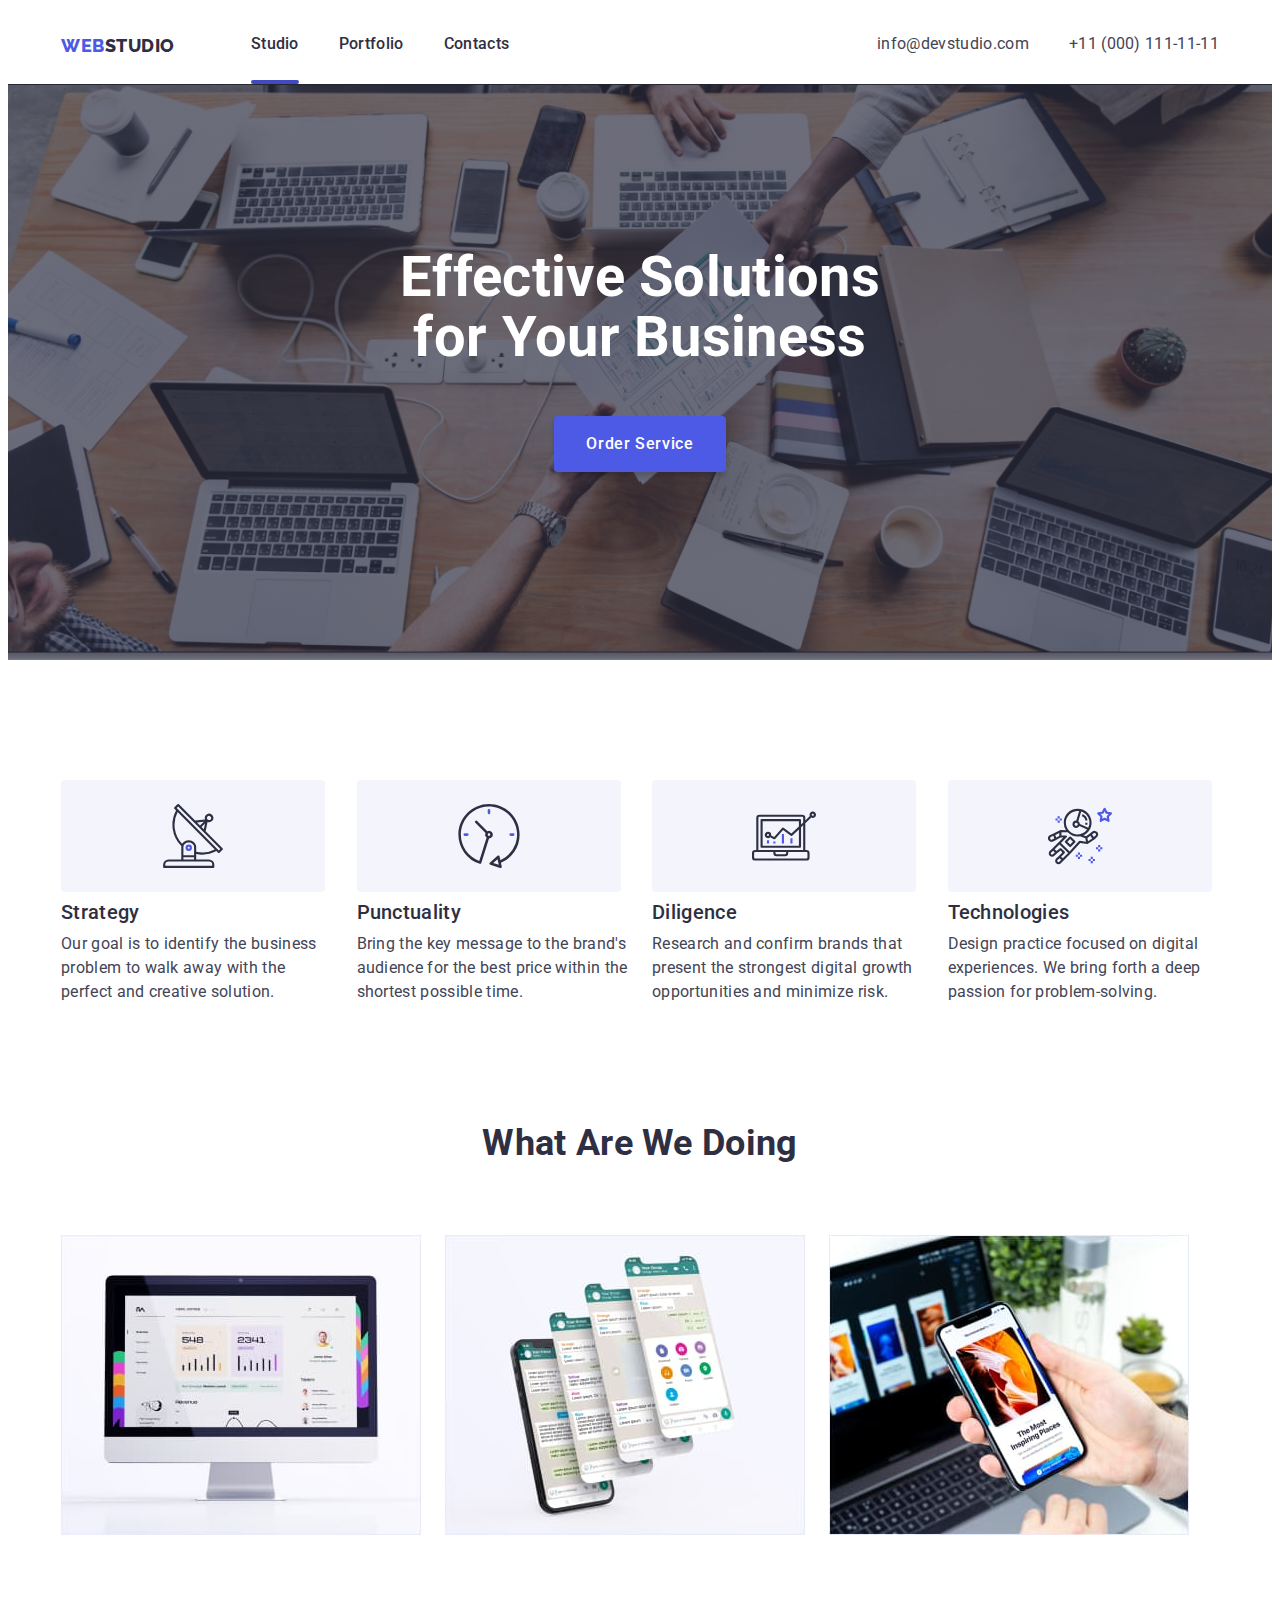
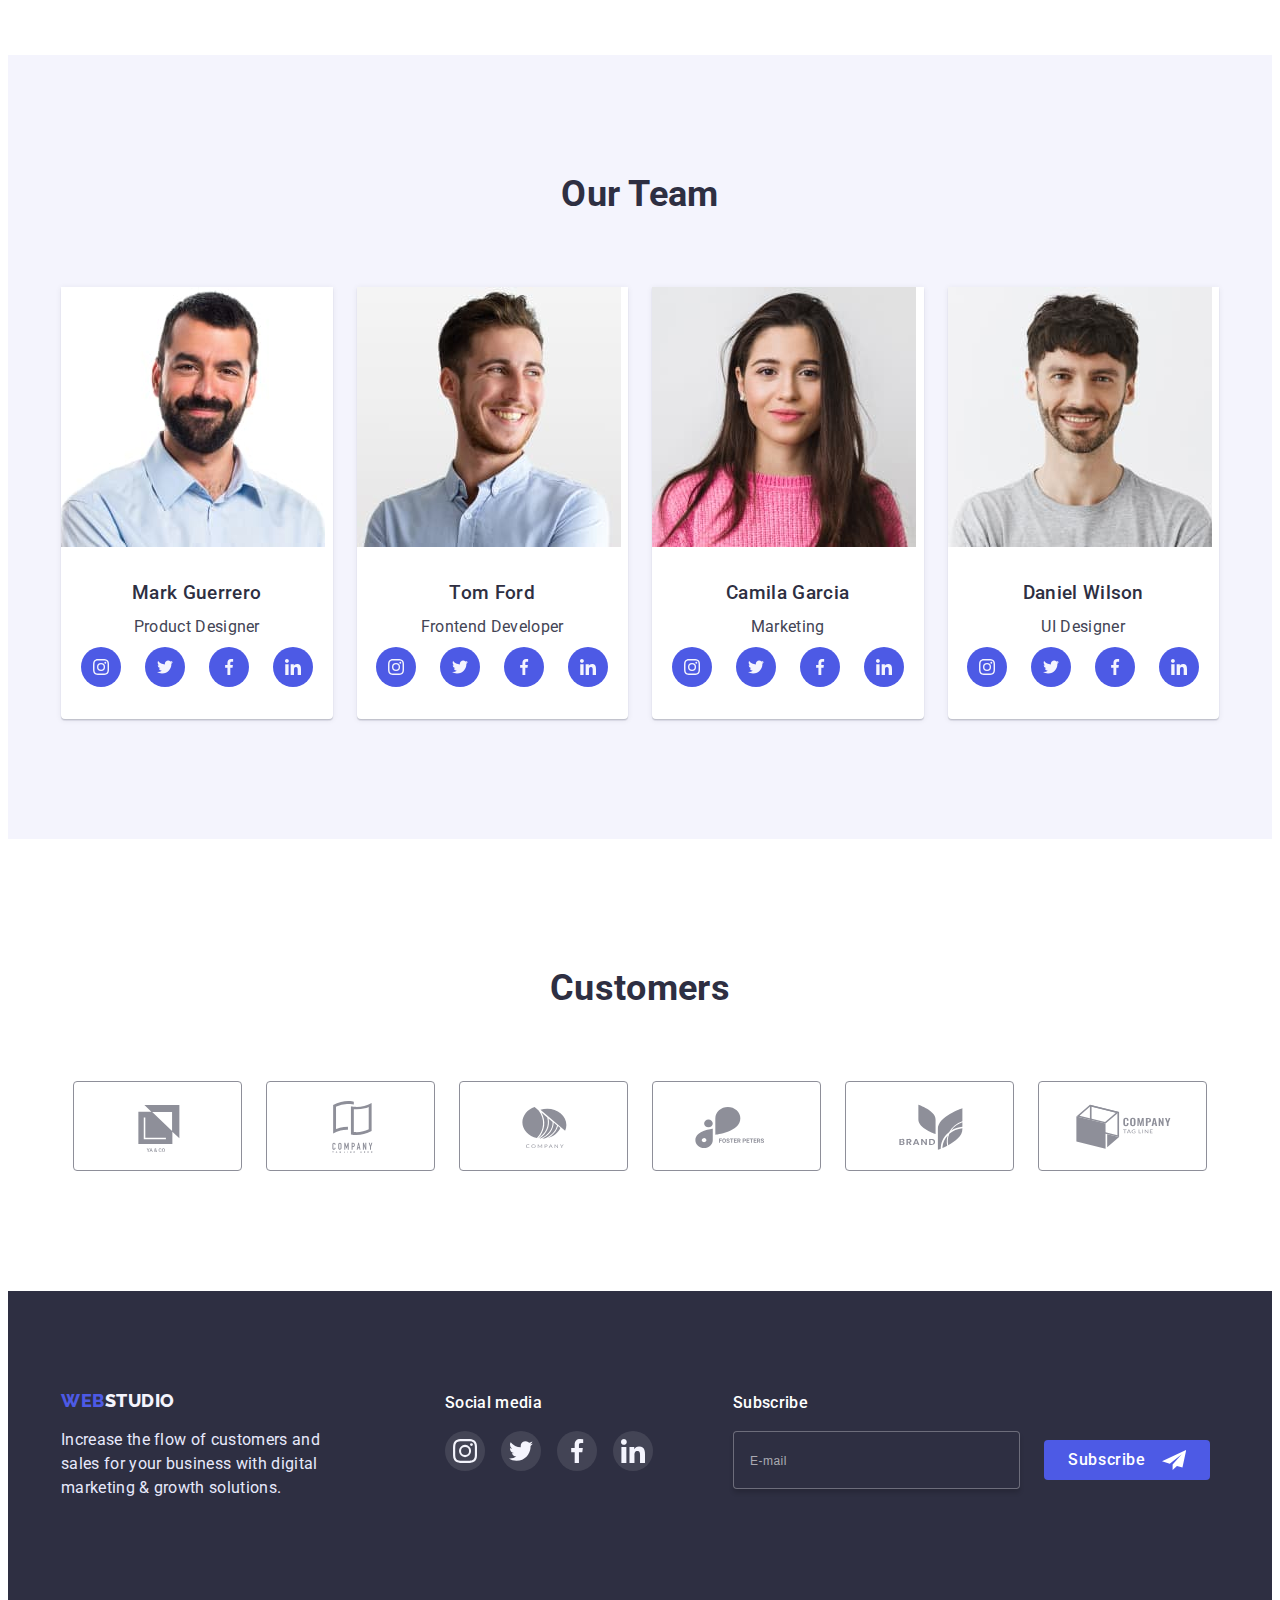
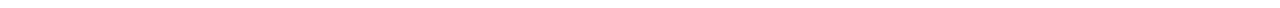
<file: index.html>
<!DOCTYPE html>
<html lang="en">
  <head>
    <meta charset="UTF-8" />
    <meta http-equiv="X-UA-Compatible" content="IE=edge" />
    <meta name="viewport" content="width=device-width, initial-scale=1.0" />
    <title>WebStudio</title>
    <link rel="preconnect" href="https://fonts.googleapis.com" />
    <link rel="preconnect" href="https://fonts.gstatic.com" crossorigin />
    <link
      href="https://fonts.googleapis.com/css2?family=Raleway:wght@800&family=Roboto:wght@400;500;700&display=swap"
      rel="stylesheet"
    />
    <link
      rel="stylesheet"
      href="https://cdnjs.cloudflare.com/ajax/libs/modern-normalize/1.1.0/modern-normalize.min.css"
      integrity="sha512-wpPYUAdjBVSE4KJnH1VR1HeZfpl1ub8YT/NKx4PuQ5NmX2tKuGu6U/JRp5y+Y8XG2tV+wKQpNHVUX03MfMFn9Q=="
      crossorigin="anonymous"
      referrer
      policy="no-referrer"
    />
    <link rel="stylesheet" href="./css/styles.css" />
  </head>
  <body>
    <!-- -------------Header----------- -->
    <header class="header-studio">
      <div class="container header-content">
        <nav class="header-nav">
          <a href="./index.html" class="logo-link link">
            <span class="logo">Web</span>Studio</a
          >
          <ul class="header-list list">
            <li class="header-item">
              <a href="./index.html" class="header-link link current">Studio</a>
            </li>
            <li class="header-item">
              <a href="./portfolio.html" class="header-link link">Portfolio</a>
            </li>
            <li class="header-item">
              <a href="" class="header-link link">Contacts</a>
            </li>
          </ul>
        </nav>
        <address class="contacts">
          <ul class="contacts-list list">
            <li class="contacts-item">
              <a
                href="mailto:info@devstudio.com"
                class="contacts-link link mail"
                >info@devstudio.com</a
              >
            </li>
            <li class="contacts-item">
              <a href="tel:+110001111111" class="contacts-link link tel"
                >+11 (000) 111-11-11</a
              >
            </li>
          </ul>
        </address>
      </div>
    </header>
    <!-- -------------/Header---------------------- -->
    <main>
      <!-- ---------------------Hero section-------------->
      <section class="hero">
        <div class="container hero-content">
          <h1 class="hero-title">Effective Solutions for Your Business</h1>
          <button type="button" class="hero-button button" data-modal-open>
            Order Service
          </button>
        </div>
      </section>
      <!-------------------------- /Hero section ------------------>
      <!------------------------- Section Features ---------------->
      <section class="features">
        <div class="container">
          <h2 class="visually-hidden">Webstudio features</h2>
          <ul class="features-list list">
            <li class="features-item">
              <div class="features-rect">
                <svg class="features-icon" width="64" height="64">
                  <use href="./images/symbol-defs.svg#icon-antenna-1"></use>
                </svg>
              </div>
              <h3 class="features-subtitle">Strategy</h3>
              <p class="features-text">
                Our goal is to identify the business problem to walk away with
                the perfect and creative solution.
              </p>
            </li>
            <li class="features-item">
              <div class="features-rect">
                <svg class="features-icon" width="64" height="64">
                  <use href="./images/symbol-defs.svg#icon-clock-1"></use>
                </svg>
              </div>
              <h3 class="features-subtitle">Punctuality</h3>
              <p class="features-text">
                Bring the key message to the brand's audience for the best price
                within the shortest possible time.
              </p>
            </li>
            <li class="features-item">
              <div class="features-rect">
                <svg class="features-icon" width="64" height="64">
                  <use href="./images/symbol-defs.svg#icon-diagram-1"></use>
                </svg>
              </div>
              <h3 class="features-subtitle">Diligence</h3>
              <p class="features-text">
                Research and confirm brands that present the strongest digital
                growth opportunities and minimize risk.
              </p>
            </li>
            <li class="features-item">
              <div class="features-rect">
                <svg class="features-icon" width="64" height="64">
                  <use href="./images/symbol-defs.svg#icon-astronaut-1"></use>
                </svg>
              </div>
              <h3 class="features-subtitle">Technologies</h3>
              <p class="features-text">
                Design practice focused on digital experiences. We bring forth a
                deep passion for problem-solving.
              </p>
            </li>
          </ul>
        </div>
      </section>
      <!-- /Section 1 -->
      <!-- -----------------Section Work  -------------->
      <section class="work">
        <div class="container">
          <h2 class="work-title title">What are we doing</h2>
          <ul class="work-list list">
            <li class="work-item">
              <img
                src="./images/our-work1.jpg"
                alt="Working"
                width="360"
                height="300"
              />
            </li>
            <li class="work-item">
              <img
                src="./images/our-work1-1.jpg"
                alt="Working"
                width="360"
                height="300"
              />
            </li>
            <li class="work-item">
              <img
                src="./images/our-work1-2.jpg"
                alt="Working"
                width="360"
                height="300"
              />
            </li>
          </ul>
        </div>
      </section>
      <!-- /Section2 -->
      <!--------------- Section Our team------------------- -->
      <section class="team">
        <div class="container">
          <h2 class="team-title title">Our Team</h2>
          <ul class="team-list list">
            <li class="team-item">
              <img
                src="./images/our-team-img.jpg"
                alt="Our Product Designer"
                width="264"
                height="260"
              />
              <div class="team-card">
                <h3 class="team-subtitle">Mark Guerrero</h3>
                <p class="team-text">Product Designer</p>
                <ul class="team-social-list list">
                  <li class="team-social-item">
                    <a
                      href=""
                      class="team-social-link link"
                      target="_blank"
                      rel="noopener norefferrer nofollow"
                    >
                      <svg class="team-social-icon" width="16" height="16">
                        <use
                          href="./images/symbol-defs.svg#icon-instagram"
                        ></use>
                      </svg>
                    </a>
                  </li>
                  <li class="team-social-item">
                    <a
                      href=""
                      class="team-social-link link"
                      target="_blank"
                      rel="noopener norefferrer nofollow"
                    >
                      <svg class="team-social-icon" width="16" height="16">
                        <use href="./images/symbol-defs.svg#icon-twitter"></use>
                      </svg>
                    </a>
                  </li>
                  <li class="team-social-item">
                    <a
                      href=""
                      class="team-social-link link"
                      target="_blank"
                      rel="noopener norefferrer nofollow"
                    >
                      <svg class="team-social-icon" width="16" height="16">
                        <use
                          href="./images/symbol-defs.svg#icon-facebook"
                        ></use>
                      </svg>
                    </a>
                  </li>
                  <li class="team-social-item">
                    <a
                      href=""
                      class="team-social-link link"
                      target="_blank"
                      rel="noopener norefferrer nofollow"
                    >
                      <svg class="team-social-icon" width="16" height="16">
                        <use
                          href="./images/symbol-defs.svg#icon-linkedin"
                        ></use>
                      </svg>
                    </a>
                  </li>
                </ul>
              </div>
            </li>
            <li class="team-item">
              <img
                src="./images/our-team-img1.jpg"
                alt="Our Frontend Developer"
                width="264"
                height="260"
              />
              <div class="team-card">
                <h3 class="team-subtitle">Tom Ford</h3>
                <p class="team-text">Frontend Developer</p>
                <ul class="team-social-list list">
                  <li class="team-social-item">
                    <a
                      href=""
                      class="team-social-link link"
                      target="_blank"
                      rel="noopener norefferrer nofollow"
                    >
                      <svg class="team-social-icon" width="16" height="16">
                        <use
                          href="./images/symbol-defs.svg#icon-instagram"
                        ></use>
                      </svg>
                    </a>
                  </li>
                  <li class="team-social-item">
                    <a
                      href=""
                      class="team-social-link link"
                      target="_blank"
                      rel="noopener norefferrer nofollow"
                    >
                      <svg class="team-social-icon" width="16" height="16">
                        <use href="./images/symbol-defs.svg#icon-twitter"></use>
                      </svg>
                    </a>
                  </li>
                  <li class="team-social-item">
                    <a
                      href=""
                      class="team-social-link link"
                      target="_blank"
                      rel="noopener norefferrer nofollow"
                    >
                      <svg class="team-social-icon" width="16" height="16">
                        <use
                          href="./images/symbol-defs.svg#icon-facebook"
                        ></use>
                      </svg>
                    </a>
                  </li>
                  <li class="team-social-item">
                    <a
                      href=""
                      class="team-social-link link"
                      target="_blank"
                      rel="noopener norefferrer nofollow"
                    >
                      <svg class="team-social-icon" width="16" height="16">
                        <use
                          href="./images/symbol-defs.svg#icon-linkedin"
                        ></use>
                      </svg>
                    </a>
                  </li>
                </ul>
              </div>
            </li>
            <li class="team-item">
              <img
                src="./images/our-team-img2.jpg"
                alt="Our Marketer"
                width="264"
                height="260"
              />
              <div class="team-card">
                <h3 class="team-subtitle">Camila Garcia</h3>
                <p class="team-text">Marketing</p>
                <ul class="team-social-list list">
                  <li class="team-social-item">
                    <a
                      href=""
                      class="team-social-link link"
                      target="_blank"
                      rel="noopener norefferrer nofollow"
                    >
                      <svg class="team-social-icon" width="16" height="16">
                        <use
                          href="./images/symbol-defs.svg#icon-instagram"
                        ></use>
                      </svg>
                    </a>
                  </li>
                  <li class="team-social-item">
                    <a
                      href=""
                      class="team-social-link link"
                      target="_blank"
                      rel="noopener norefferrer nofollow"
                    >
                      <svg class="team-social-icon" width="16" height="16">
                        <use href="./images/symbol-defs.svg#icon-twitter"></use>
                      </svg>
                    </a>
                  </li>
                  <li class="team-social-item">
                    <a
                      href=""
                      class="team-social-link link"
                      target="_blank"
                      rel="noopener norefferrer nofollow"
                    >
                      <svg class="team-social-icon" width="16" height="16">
                        <use
                          href="./images/symbol-defs.svg#icon-facebook"
                        ></use>
                      </svg>
                    </a>
                  </li>
                  <li class="team-social-item">
                    <a
                      href=""
                      class="team-social-link link"
                      target="_blank"
                      rel="noopener norefferrer nofollow"
                    >
                      <svg class="team-social-icon" width="16" height="16">
                        <use
                          href="./images/symbol-defs.svg#icon-linkedin"
                        ></use>
                      </svg>
                    </a>
                  </li>
                </ul>
              </div>
            </li>
            <li class="team-item">
              <img
                src="./images/our-team-img3.jpg"
                alt="Our UI Designer"
                width="264"
                height="260"
              />
              <div class="team-card">
                <h3 class="team-subtitle">Daniel Wilson</h3>
                <p class="team-text">UI Designer</p>
                <ul class="team-social-list list">
                  <li class="team-social-item">
                    <a
                      href=""
                      class="team-social-link link"
                      target="_blank"
                      rel="noopener norefferrer nofollow"
                    >
                      <svg class="team-social-icon" width="16" height="16">
                        <use
                          href="./images/symbol-defs.svg#icon-instagram"
                        ></use>
                      </svg>
                    </a>
                  </li>
                  <li class="team-social-item">
                    <a
                      href=""
                      class="team-social-link link"
                      target="_blank"
                      rel="noopener norefferrer nofollow"
                    >
                      <svg class="team-social-icon" width="16" height="16">
                        <use href="./images/symbol-defs.svg#icon-twitter"></use>
                      </svg>
                    </a>
                  </li>
                  <li class="team-social-item">
                    <a
                      href=""
                      class="team-social-link link"
                      target="_blank"
                      rel="noopener norefferrer nofollow"
                    >
                      <svg class="team-social-icon" width="16" height="16">
                        <use
                          href="./images/symbol-defs.svg#icon-facebook"
                        ></use>
                      </svg>
                    </a>
                  </li>
                  <li class="team-social-item">
                    <a href="" class="team-social-link link">
                      <svg class="team-social-icon" width="16" height="16">
                        <use
                          href="./images/symbol-defs.svg#icon-linkedin"
                        ></use>
                      </svg>
                    </a>
                  </li>
                </ul>
              </div>
            </li>
          </ul>
        </div>
      </section>
      <!------------------------- /Section 3--------------------- -->
      <!------------------------- Section Customers--------------------- -->
      <section class="customers">
        <div class="container">
          <h2 class="customers-title title">Customers</h2>
          <ul class="customers-logo-list list">
            <li class="customers-logo-item">
              <a
                href=""
                class="customers-logo-link link"
                target="_blank"
                rel="noopener norefferrer nofollow"
              >
                <svg class="customers-logo-icon" width="104" height="56">
                  <use href="./images/symbol-defs.svg#icon-logo"></use>
                </svg>
              </a>
            </li>
            <li class="customers-logo-item">
              <a
                href=""
                class="customers-logo-link link"
                target="_blank"
                rel="noopener norefferrer nofollow"
              >
                <svg class="customers-logo-icon" width="104" height="56">
                  <use href="./images/symbol-defs.svg#icon-logo-1"></use>
                </svg>
              </a>
            </li>
            <li class="customers-logo-item">
              <a
                href=""
                class="customers-logo-link link"
                target="_blank"
                rel="noopener norefferrer nofollow"
              >
                <svg class="customers-logo-icon" width="104" height="56">
                  <use href="./images/symbol-defs.svg#icon-logo-2"></use>
                </svg>
              </a>
            </li>
            <li class="customers-logo-item">
              <a
                href=""
                class="customers-logo-link link"
                target="_blank"
                rel="noopener norefferrer nofollow"
              >
                <svg class="customers-logo-icon" width="104" height="56">
                  <use href="./images/symbol-defs.svg#icon-logo-3"></use>
                </svg>
              </a>
            </li>
            <li class="customers-logo-item">
              <a
                href=""
                class="customers-logo-link link"
                target="_blank"
                rel="noopener norefferrer nofollow"
              >
                <svg class="customers-logo-icon" width="104" height="56">
                  <use href="./images/symbol-defs.svg#icon-logo-4"></use>
                </svg>
              </a>
            </li>
            <li class="customers-logo-item">
              <a
                href=""
                class="customers-logo-link link"
                target="_blank"
                rel="noopener norefferrer nofollow"
              >
                <svg class="customers-logo-icon" width="104" height="56">
                  <use href="./images/symbol-defs.svg#icon-logo-5"></use>
                </svg>
              </a>
            </li>
          </ul>
        </div>
      </section>
      <!------------------------- /Section 3--------------------- -->
    </main>
    <!-- Footer -->
    <footer class="footer">
      <div class="container footer-content">
        <div class="footer-info">
          <a href="./index.html" class="logo-link link">
            <span class="logo">Web</span>Studio</a
          >
          <p class="footer-text">
            Increase the flow of customers and sales for your business with
            digital marketing & growth solutions.
          </p>
        </div>
        <div class="footer-social-media">
          <h2 class="footer-title">Social media</h2>
          <ul class="footer-social-list list">
            <li class="footer-social-item">
              <a
                href=""
                class="footer-social-link link"
                target="_blank"
                rel="noopener norefferrer nofollow"
              >
                <svg class="footer-icon" width="24" height="24">
                  <use href="./images/symbol-defs.svg#icon-instagram"></use>
                </svg>
              </a>
            </li>
            <li class="footer-social-item">
              <a
                href=""
                class="footer-social-link link"
                target="_blank"
                rel="noopener norefferrer nofollow"
              >
                <svg class="footer-icon" width="24" height="24">
                  <use href="./images/symbol-defs.svg#icon-twitter"></use></svg
              ></a>
            </li>
            <li class="footer-social-item">
              <a
                href=""
                class="footer-social-link link"
                target="_blank"
                rel="noopener norefferrer nofollow"
              >
                <svg class="footer-icon" width="24" height="24">
                  <use href="./images/symbol-defs.svg#icon-facebook"></use>
                </svg>
              </a>
            </li>
            <li class="footer-social-item">
              <a
                href=""
                class="footer-social-link link"
                target="_blank"
                rel="noopener norefferrer nofollow"
              >
                <svg class="footer-icon" width="24" height="24">
                  <use href="./images/symbol-defs.svg#icon-linkedin"></use>
                </svg>
              </a>
            </li>
          </ul>
        </div>
        <div class="footer-subscribe">
          <h2 class="footer-title">Subscribe</h2>
          <div class="subscribe-form">
            <form
              action="#"
              class="footer-subscribe-form"
              name="subcribe-form"
              autocomplete="on"
            >
              <input
                type="email"
                class="subscribe-input"
                name="email"
                id="email"
                required
                placeholder="E-mail"
              />

              <button type="submit" class="subscribe-btn button">
                Subscribe
                <svg class="subscribe-icon" width="24" height="24">
                  <use href="./images/symbol-send.svg#icon-send"></use>
                </svg>
              </button>
            </form>
          </div>
        </div>
      </div>
    </footer>
    <!-- /Footer -->
    <div class="backdrop is-hidden" data-modal>
      <div class="modal">
        <button type="button" data-modal-close class="modal-close button">
          <svg class="modal-close-icon" width="8px" height="8px">
            <use href="./images/symbol-modal-close.svg#icon-close"></use>
          </svg>
        </button>
        <p class="modal-title">Leave your contacts and we will call you back</p>
        <form
          action="#"
          class="modal-form form"
          name="signup-form"
          autocomplete="on"
        >
          <div class="form-group">
            <label for="fullname" class="modal-label">
              <span class="modal-label-name">Name</span>
              <div class="form-control">
                <input
                  class="modal-input"
                  type="name"
                  name="fullname"
                  id="fullname"
                  autofocus
                  required
                  minlength="3"
                  maxlength="10"
                />
                <svg class="input-logo" width="16" height="16">
                  <use href="./images/symbol-form.svg#icon-person"></use>
                </svg>
              </div>
            </label>
          </div>
          <div class="form-group">
            <label for="phone" class="modal-label">
              <span class="modal-label-name">Phone</span>
              <div class="form-control">
                <input
                  class="modal-input"
                  type="tel"
                  name="phone"
                  id="phone"
                  required
                  pattern="^[\+]?[(]?[0-9]{3}[)]?[-\s\.]?[0-9]{3}[-\s\.]?[0-9]{4,6}$"
                  title="Match a phone number with -/+ and/or country code."
                />
                <svg class="input-logo" width="18" height="24">
                  <use href="./images/symbol-form.svg#icon-phone"></use>
                </svg>
              </div>
            </label>
          </div>
          <div class="form-group">
            <label for="email" class="modal-label">
              <span class="modal-label-name">Email</span>
              <div class="form-control">
                <input
                  class="modal-input"
                  type="email"
                  name="email"
                  id="email"
                  required
                  minlength="5"
                />
                <svg class="input-logo" width="18" height="24">
                  <use href="./images/symbol-form.svg#icon-email"></use>
                </svg>
              </div>
            </label>
          </div>
          <div class="form-group">
            <label for="feedback" class="modal-label">
              <span class="modal-label-name">Comment</span>
              <textarea
                class="modal-textarea"
                name="feedback"
                id="feedback"
                rows="5"
                required
                placeholder="Text input"
                minlength="3"
              ></textarea>
            </label>
          </div>
          <div class="form-group checkbox">
            <input
              type="checkbox"
              class="modal-checkbox visually-hidden"
              id="privacy-police"
              name="privacy-police"
              required
            />
            <label for="privacy-police" class="modal-label-checkbox">
              <span class="modal-checkbox-icon">
                <svg class="checkbox-icon" width="10" height="8">
                  <use href="./images/symbol-vector.svg#icon-vector"></use>
                </svg>
              </span>

              I accept the terms and conditions of the
              <a
                href=""
                class="privacy-police"
                target="_blank"
                rel="noopener norefferrer nofollow"
                >Privacy Policy</a
              >
            </label>
          </div>

          <button type="submit" class="form-btn button">Send</button>
        </form>
      </div>
    </div>
    <script src="./js/modal.js"></script>
  </body>
</html>
</file>
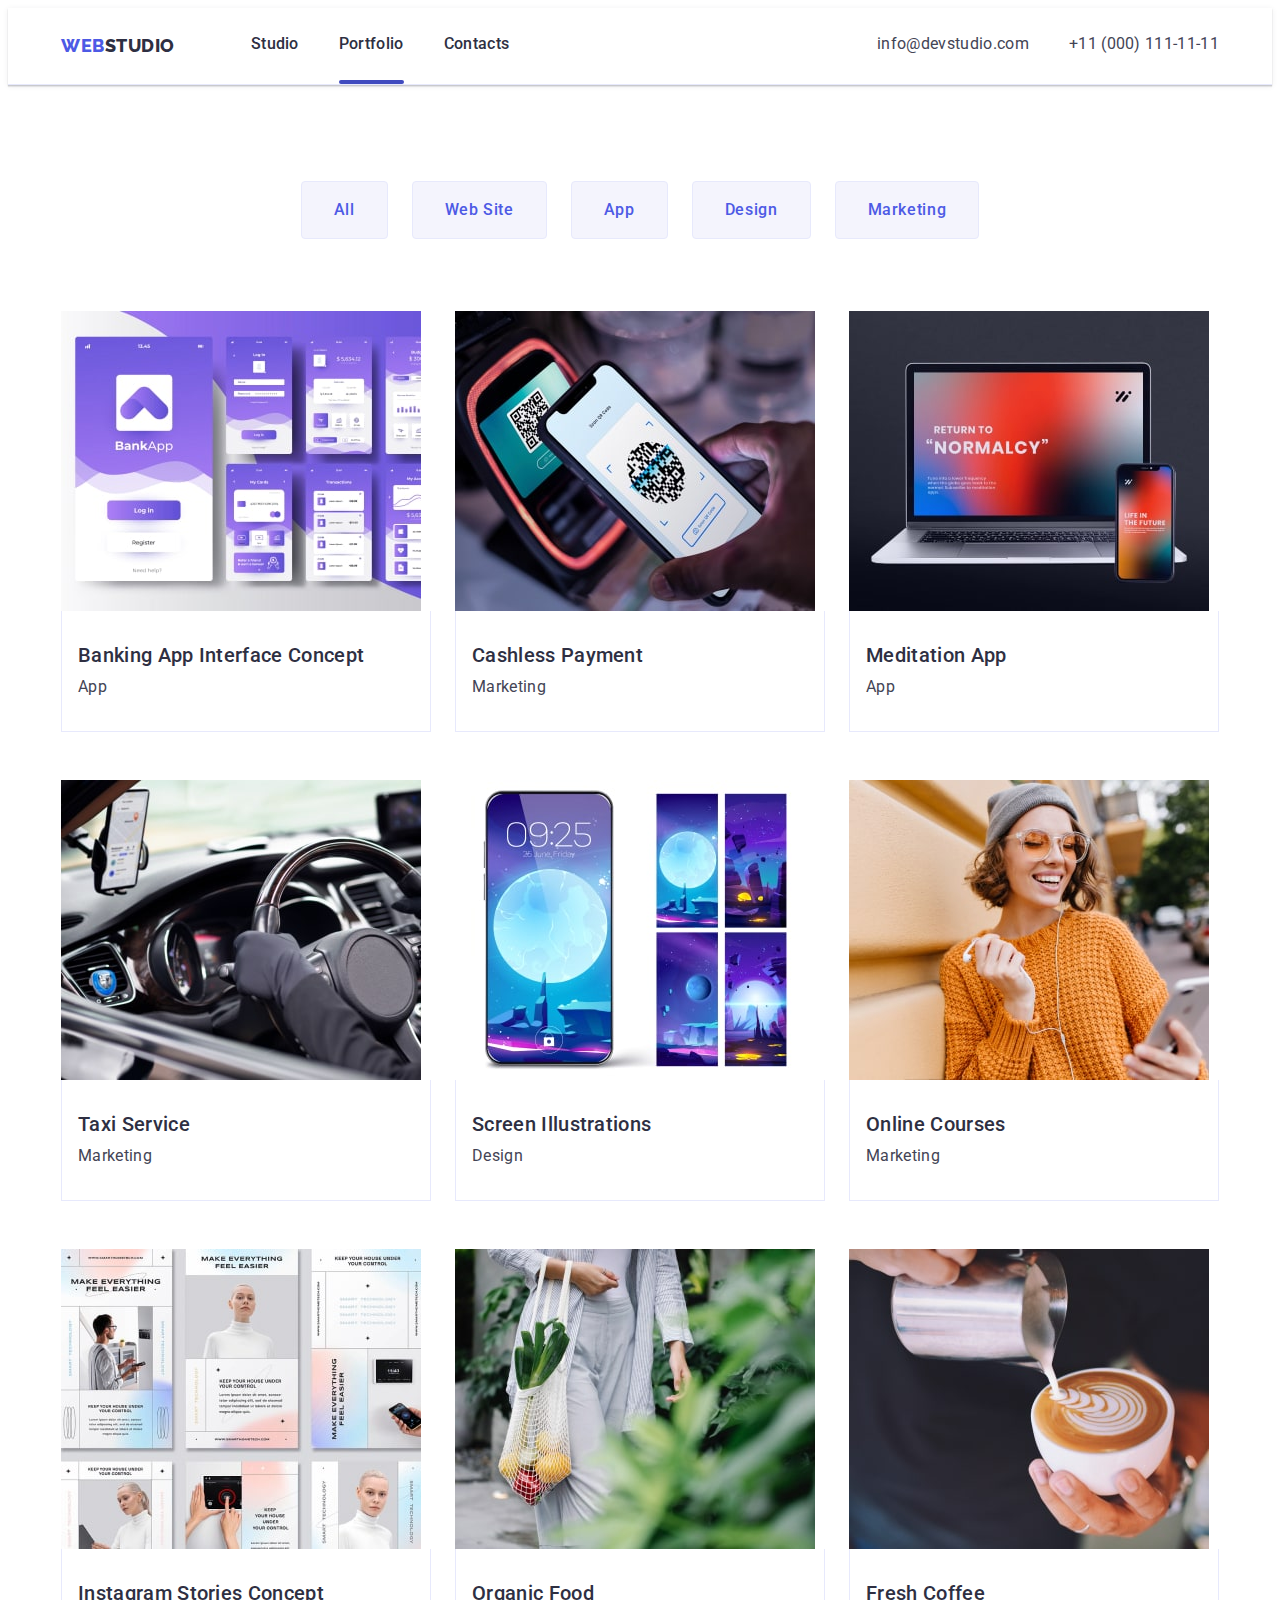
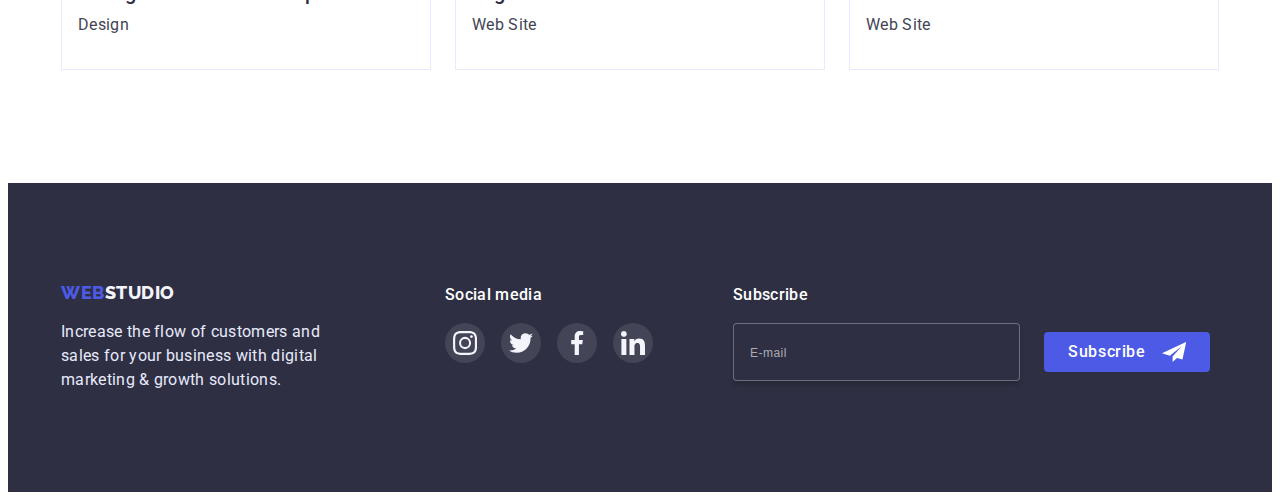
<file: portfolio.html>
<!DOCTYPE html>
<html lang="en">
  <head>
    <meta charset="UTF-8" />
    <meta http-equiv="X-UA-Compatible" content="IE=edge" />
    <meta name="viewport" content="width=device-width, initial-scale=1.0" />
    <title>Portfolio</title>
    <link rel="preconnect" href="https://fonts.googleapis.com" />
    <link rel="preconnect" href="https://fonts.gstatic.com" crossorigin />
    <link
      href="https://fonts.googleapis.com/css2?family=Raleway:wght@800&family=Roboto:wght@400;500;700&display=swap"
      rel="stylesheet"
    />
    <link
      rel="stylesheet"
      href="https://cdnjs.cloudflare.com/ajax/libs/modern-normalize/1.1.0/modern-normalize.min.css"
      integrity="sha512-wpPYUAdjBVSE4KJnH1VR1HeZfpl1ub8YT/NKx4PuQ5NmX2tKuGu6U/JRp5y+Y8XG2tV+wKQpNHVUX03MfMFn9Q=="
      crossorigin="anonymous"
      referrerpolicy="no-referrer"
    />
    <link rel="stylesheet" href="./css/styles.css" />
  </head>
  <body>
    <header class="header-portfolio">
      <div class="container header-content">
        <nav class="header-nav">
          <a href="./index.html" class="logo-link link">
            <span class="logo">Web</span>Studio</a
          >
          <ul class="header-list list">
            <li class="header-item">
              <a href="./index.html" class="header-link link">Studio</a>
            </li>
            <li class="header-item">
              <a href="./portfolio.html" class="header-link link current"
                >Portfolio</a
              >
            </li>
            <li class="header-item">
              <a href="" class="header-link link">Contacts</a>
            </li>
          </ul>
        </nav>
        <address class="contacts">
          <ul class="contacts-list list">
            <li class="contacts-item">
              <a
                href="mailto:info@devstudio.com"
                class="contacts-link link mail"
                >info@devstudio.com</a
              >
            </li>
            <li class="contacts-item">
              <a href="tel:+110001111111" class="contacts-link link tel"
                >+11 (000) 111-11-11</a
              >
            </li>
          </ul>
        </address>
      </div>
    </header>
    <!-- main -->
    <main>
      <section class="projects-portfolio">
        <div class="container">
          <h1 class="visually-hidden">Our Projects</h1>
          <ul class="projects-filter list">
            <li class="projets-item">
              <button type="button" class="button projects-btn">All</button>
            </li>
            <li class="projets-item">
              <button type="button" class="button projects-btn">
                Web Site
              </button>
            </li>
            <li class="projets-item">
              <button type="button" class="button projects-btn">App</button>
            </li>
            <li class="projets-item">
              <button type="button" class="button projects-btn">Design</button>
            </li>
            <li class="projets-item">
              <button type="button" class="button projects-btn">
                Marketing
              </button>
            </li>
          </ul>
          <ul class="projects-list list">
            <li class="projects-item">
              <a href="" class="projects-link link">
                <div class="projects-top-wrap">
                  <img
                    src="./images/our-portfolio1.jpg"
                    alt="Bank app expamle"
                    width="360"
                    height="300"
                  />
                  <p class="projects-text-overlay">
                    14 Stylish and User-Friendly App Design Concepts · Task
                    Manager App · Calorie Tracker App · Exotic Fruit Ecommerce
                    App · Cloud Storage App
                  </p>
                </div>
                <div class="projects-card">
                  <h2 class="projects-subtitle">
                    Banking App Interface Concept
                  </h2>
                  <p class="projects-text">App</p>
                </div>
              </a>
            </li>
            <li class="projects-item">
              <a href="" class="projects-link link">
                <div class="projects-top-wrap">
                  <img
                    src="./images/our-portfolio2.jpg"
                    alt="Example of mobile cashless payment"
                    width="360"
                    height="300"
                  />
                  <p class="projects-text-overlay">
                    14 Stylish and User-Friendly App Design Concepts · Task
                    Manager App · Calorie Tracker App · Exotic Fruit Ecommerce
                    App · Cloud Storage App
                  </p>
                </div>
                <div class="projects-card">
                  <h2 class="projects-subtitle">Cashless Payment</h2>
                  <p class="projects-text">Marketing</p>
                </div>
              </a>
            </li>
            <li class="projects-item">
              <a href="" class="projects-link link">
                <div class="projects-top-wrap">
                  <img
                    src="./images/our-portfolio3.jpg"
                    alt="Notebook and mobile with meditation app"
                    width="360"
                    height="300"
                  />
                  <p class="projects-text-overlay">
                    14 Stylish and User-Friendly App Design Concepts · Task
                    Manager App · Calorie Tracker App · Exotic Fruit Ecommerce
                    App · Cloud Storage App
                  </p>
                </div>
                <div class="projects-card">
                  <h2 class="projects-subtitle">Meditation App</h2>
                  <p class="projects-text">App</p>
                </div>
              </a>
            </li>
            <li class="projects-item">
              <a href="" class="projects-link link">
                <div class="projects-top-wrap">
                  <img
                    src="./images/our-portfolio4.jpg"
                    alt="Driver of taxi with maps on the phone"
                    width="360"
                    height="300"
                  />
                  <p class="projects-text-overlay">
                    14 Stylish and User-Friendly App Design Concepts · Task
                    Manager App · Calorie Tracker App · Exotic Fruit Ecommerce
                    App · Cloud Storage App
                  </p>
                </div>
                <div class="projects-card">
                  <h2 class="projects-subtitle">Taxi Service</h2>
                  <p class="projects-text">Marketing</p>
                </div>
              </a>
            </li>
            <li class="projects-item">
              <a href="" class="projects-link link">
                <div class="projects-top-wrap">
                  <img
                    src="./images/our-portfolio5.jpg"
                    alt="Design of phone wallpapers "
                    width="360"
                    height="300"
                  />
                  <p class="projects-text-overlay">
                    14 Stylish and User-Friendly App Design Concepts · Task
                    Manager App · Calorie Tracker App · Exotic Fruit Ecommerce
                    App · Cloud Storage App
                  </p>
                </div>
                <div class="projects-card">
                  <h2 class="projects-subtitle">Screen Illustrations</h2>
                  <p class="projects-text">Design</p>
                </div>
              </a>
            </li>
            <li class="projects-item">
              <a href="" class="projects-link link">
                <div class="projects-top-wrap">
                  <img
                    src="./images/our-portfolio6.jpg"
                    alt="Woman with headphones"
                    width="360"
                    height="300"
                  />
                  <p class="projects-text-overlay">
                    14 Stylish and User-Friendly App Design Concepts · Task
                    Manager App · Calorie Tracker App · Exotic Fruit Ecommerce
                    App · Cloud Storage App
                  </p>
                </div>
                <div class="projects-card">
                  <h2 class="projects-subtitle">Online Courses</h2>
                  <p class="projects-text">Marketing</p>
                </div>
              </a>
            </li>
            <li class="projects-item">
              <a href="" class="projects-link link">
                <div class="projects-top-wrap">
                  <img
                    src="./images/our-portfolio7.jpg"
                    alt="Examples of stories in Instagram"
                    width="360"
                    height="300"
                  />
                  <p class="projects-text-overlay">
                    14 Stylish and User-Friendly App Design Concepts · Task
                    Manager App · Calorie Tracker App · Exotic Fruit Ecommerce
                    App · Cloud Storage App
                  </p>
                </div>
                <div class="projects-card">
                  <h2 class="projects-subtitle">Instagram Stories Concept</h2>
                  <p class="projects-text">Design</p>
                </div>
              </a>
            </li>
            <li class="projects-item">
              <a href="" class="projects-link link">
                <div class="projects-top-wrap">
                  <img
                    src="./images/our-portfolio8.jpg"
                    alt="Woman with groseries in mesh bag"
                    width="360"
                    height="300"
                  />
                  <p class="projects-text-overlay">
                    14 Stylish and User-Friendly App Design Concepts · Task
                    Manager App · Calorie Tracker App · Exotic Fruit Ecommerce
                    App · Cloud Storage App
                  </p>
                </div>
                <div class="projects-card">
                  <h2 class="projects-subtitle">Organic Food</h2>
                  <p class="projects-text">Web Site</p>
                </div>
              </a>
            </li>
            <li class="projects-item">
              <a href="" class="projects-link link">
                <div class="projects-top-wrap">
                  <img
                    src="./images/our-portfolio9.jpg"
                    alt="Latte art in the cup"
                    width="360"
                    height="300"
                  />
                  <p class="projects-text-overlay">
                    14 Stylish and User-Friendly App Design Concepts · Task
                    Manager App · Calorie Tracker App · Exotic Fruit Ecommerce
                    App · Cloud Storage App
                  </p>
                </div>
                <div class="projects-card">
                  <h2 class="projects-subtitle">Fresh Coffee</h2>
                  <p class="projects-text">Web Site</p>
                </div>
              </a>
            </li>
          </ul>
        </div>
      </section>
    </main>
    <!-- /main -->
    <!-- Footer -->
    <footer class="footer">
      <div class="container footer-content">
        <div class="footer-info">
          <a href="./index.html" class="logo-link link">
            <span class="logo">Web</span>Studio</a
          >
          <p class="footer-text">
            Increase the flow of customers and sales for your business with
            digital marketing & growth solutions.
          </p>
        </div>
        <div class="footer-social-media">
          <h2 class="footer-title">Social media</h2>
          <ul class="footer-social-list list">
            <li class="footer-social-item">
              <a
                href=""
                class="footer-social-link link"
                target="_blank"
                rel="noopener norefferrer nofollow"
              >
                <svg class="footer-icon" width="24" height="24">
                  <use href="./images/symbol-defs.svg#icon-instagram"></use>
                </svg>
              </a>
            </li>
            <li class="footer-social-item">
              <a
                href=""
                class="footer-social-link link"
                target="_blank"
                rel="noopener norefferrer nofollow"
              >
                <svg class="footer-icon" width="24" height="24">
                  <use href="./images/symbol-defs.svg#icon-twitter"></use></svg
              ></a>
            </li>
            <li class="footer-social-item">
              <a
                href=""
                class="footer-social-link link"
                target="_blank"
                rel="noopener norefferrer nofollow"
              >
                <svg class="footer-icon" width="24" height="24">
                  <use href="./images/symbol-defs.svg#icon-facebook"></use>
                </svg>
              </a>
            </li>
            <li class="footer-social-item">
              <a
                href=""
                class="footer-social-link link"
                target="_blank"
                rel="noopener norefferrer nofollow"
              >
                <svg class="footer-icon" width="24" height="24">
                  <use href="./images/symbol-defs.svg#icon-linkedin"></use>
                </svg>
              </a>
            </li>
          </ul>
        </div>
        <div class="footer-subscribe">
          <h2 class="footer-title">Subscribe</h2>
          <div class="subscribe-form">
            <form
              action="#"
              class="footer-subscribe-form"
              name="subcribe-form"
              autocomplete="on"
              novalidate
            >
              <input
                type="email"
                class="subscribe-input"
                name="email"
                id="email"
                required
                placeholder="E-mail"
              />

              <button type="submit" class="subscribe-btn button">
                Subscribe
                <svg class="subscribe-icon" width="24" height="24">
                  <use href="./images/symbol-send.svg#icon-send"></use>
                </svg>
              </button>
            </form>
          </div>
      </div>
    </footer>
    <!-- /Footer -->
  </body>
</html>
</file>
<file: css/styles.css>
:root {
  --primary-text-color: #434455;
  --title-text-color: #2e2f42;
  --active-color: #404bbf;
  --primary-bg-color: #ffffff;
  --main-margin: 24px;
  --secondary-margin: 8px;
}
body {
  color: var(--primary-text-color);
  background-color: var(--primary-bg-color);
  font-family: Roboto, sans-serif;
  letter-spacing: 0.02em;
  font-size: 16px;
  line-height: 1.5;
}
h1,
h2,
h3,
h4,
h5,
h6,
p {
  margin: 0;
}
ul {
  margin: 0;
  padding: 0;
}
.container {
  width: 1158px;
  margin: 0 auto;
  padding: 0 15px;
  /* outline: 1px solid red; */
}
img {
  display: block;
  max-width: 100%;
  height: auto;
}
.list {
  list-style: none;
}
.link {
  text-decoration: none;
}
.button {
  font-family: inherit;
  letter-spacing: 0.04em;
  font-weight: 500;
  font-size: 16px;
  line-height: 1.5;
  cursor: pointer;
}
.title {
  color: var(--title-text-color);
  font-size: 36px;
  line-height: 1.11;
  text-align: center;
  text-transform: capitalize;
}
.current {
  color: rgba(64, 75, 191, 1);
  position: relative;
}
.current::after {
  content: '';
  display: block;
  position: absolute;
  width: 100%;
  height: 4px;
  background: #404bbf;
  border-radius: 2px;
  bottom: -24px;
  left: 0;
  position: relative;
}
.visually-hidden {
  position: absolute;
  width: 1px;
  height: 1px;
  margin: -1px;
  border: 0;
  padding: 0;
  white-space: nowrap;
  clip-path: inset(100%);
  clip: rect(0 0 0 0);
  overflow: hidden;
}

/* -------------------Header ---------------*/

.logo {
  color: #4d5ae5;
  text-decoration: none;
}
.logo-link {
  color: var(--title-text-color);
  font-family: Raleway, sans-serif;
  font-weight: 800;
  font-size: 18px;
  line-height: 1.33;
  letter-spacing: 0.03em;
  text-transform: uppercase;
  margin-right: 76px;
}
.header-portfolio {
  border-bottom: solid rgba(231, 233, 252, 1) 1px;
  box-shadow: 0px 2px 1px rgba(46, 47, 66, 0.08),
    0px 1px 1px rgba(46, 47, 66, 0.16), 0px 1px 6px rgba(46, 47, 66, 0.08);
}
.header-content {
  display: flex;
  padding: 24px 0;
}
.header-list {
  display: flex;
  gap: 40px;
}
.header-nav {
  display: flex;
  align-items: center;
}
.header-link {
  color: var(--title-text-color);
  font-weight: 500;
  font-size: 16px;
  line-height: 1.5;
  transition-property: color;
  transition-duration: 250ms;
  transition-timing-function: cubic-bezier(0.4, 0, 0.2, 1);
}
.header-link:is(:hover, :focus) {
  color: var(--active-color);
}
.contacts-list {
  display: flex;
}
.contacts {
  margin-left: auto;
}
.mail {
  margin-right: 40px;
}

.contacts-link {
  color: var(--primary-text-color);
  font-style: normal;
  font-size: 16px;
  line-height: 1.5;
  transition-property: color;
  transition-duration: 250ms;
  transition-timing-function: cubic-bezier(0.4, 0, 0.2, 1);
}
.contacts-link:is(:hover, :focus) {
  color: var(--active-color);
}

/*-------------------- hero section -------------------*/
.hero {
  padding-top: 164px;
  padding-bottom: 188px;
  margin-left: auto;
  margin-right: auto;
  max-width: 1440px;
  background-image: linear-gradient(
      rgba(46, 47, 66, 0.7),
      rgba(46, 47, 66, 0.7)
    ),
    url(../images/people-office.jpg);
  background-repeat: no-repeat;
  background-size: cover;
  background-position: center;
}
.hero-content {
  display: flex;
  flex-direction: column;
  flex-grow: 1;
  align-items: center;
}
.hero-title {
  color: #ffffff;
  font-size: 56px;
  line-height: 1.07;
  max-width: 496px;
  margin-bottom: 48px;
  text-align: center;
}
.hero-button {
  color: #ffffff;
  font-weight: 500;
  background-color: #4d5ae5;
  padding: 16px 32px;
  border: transparent;
  box-shadow: 0px 4px 4px rgba(0, 0, 0, 0.15);
  border-radius: 4px;
  min-width: 169px;
  transition-property: background-color;
  transition-duration: 250ms;
  transition-timing-function: cubic-bezier(0.4, 0, 0.2, 1);
}
.hero-button:is(:hover, :focus) {
  background-color: var(--active-color);
}

/* sections */
/* ---------------------Features---------------------- */
.features {
  padding-top: 120px;
  padding-bottom: 60px;
}
.features-list {
  display: flex;
  gap: 24px;
}
.features-item {
  width: calc((100% - 72px) / 4);
}
.features-rect {
  background-color: #f4f4fd;
  border-radius: 4px;
  display: flex;
  align-items: center;
  justify-content: center;
  width: 264px;
  height: 112px;
  margin-bottom: var(--secondary-margin);
}
.features-icon {
}
.features-subtitle {
  font-weight: 500;
  color: var(--title-text-color);
  font-size: 20px;
  line-height: 1.2;
  margin-bottom: var(--secondary-margin);
}
.features-text {
  min-width: 264px;
}

/*-------------Work section-----------  */
.work {
  padding-top: 60px;
  padding-bottom: 120px;
}
.work-title {
  font-size: 36px;
  line-height: 1.1;
  text-align: center;
  margin-bottom: 72px;
}
.work-list {
  display: flex;
  gap: 24px;
}
/* --------------------------Team section------------------ */
.team {
  padding: 120px 0;
  background-color: #f4f4fd;
}
.team-title {
  font-size: 36px;
  line-height: 1.1;
  text-align: center;
  padding-bottom: 72px;
}
.team-list {
  display: flex;
  gap: 24px;
}
.team-item {
  width: calc((100% - 72px) / 3);
  box-shadow: 0px 1px 6px rgba(46, 47, 66, 0.08),
    0px 1px 1px rgba(46, 47, 66, 0.16), 0px 2px 1px rgba(46, 47, 66, 0.08);
  border-radius: 0px 0px 4px 4px;
  background-color: #ffffff;
}
.team-card {
  padding: 32px 0;
}
.team-subtitle {
  font-weight: 500;
  color: var(--title-text-color);
  margin-bottom: var(--secondary-margin);
  text-align: center;
}
.team-text {
  text-align: center;
  margin-bottom: var(--secondary-margin);
}
.team-social-list {
  display: flex;
  justify-content: center;
  gap: 24px;
}
.team-social-item {
  width: 40px;
  height: 40px;
}
.team-social-link {
  background-color: #4d5ae5;
  display: flex;
  justify-content: center;
  align-items: center;
  width: 100%;
  height: 100%;
  border-radius: 50%;
  transition-property: background-color;
  transition-duration: 250ms;
  transition-timing-function: cubic-bezier(0.4, 0, 0.2, 1);
}
.team-social-link:is(:hover, :focus) {
  background-color: var(--active-color);
}
/* ------------Section Customers--------- */
.customers {
  padding-top: 130px;
  padding-bottom: 120px;
}
.customers-title {
  margin-bottom: 72px;
}
.customers-logo-list {
  display: flex;
  gap: 24px;
  justify-content: center;
  align-content: center;
}
.customers-logo-item {
  width: calc((100% - 144px) / 6);
}
.customers-logo-link {
  display: flex;
  justify-content: center;
  align-items: center;
  height: 88px;
  color: #8e8f99;
  border: 1px solid #8e8f99;
  border-radius: 4px;
  transition-property: color, border-color;
  transition-duration: 250ms;
  transition-timing-function: cubic-bezier(0.4, 0, 0.2, 1);
}
.customers-logo-link:is(:hover, :focus) {
  color: var(--active-color);
  border-color: var(--active-color);
}
.customers-logo-icon {
  fill: currentColor;
}
/* ---------------------footer --------------*/
.footer {
  background-color: #2e2f42;
  padding: 100px 0;
}
.footer-content {
  display: flex;
}
.footer-info {
  width: 264px;
  margin-right: 120px;
}
.footer .logo-link {
  color: #f4f4fd;
  margin-right: 0;
  font-family: 'Raleway';
  font-style: normal;
  font-weight: 800;
  font-size: 18px;
  line-height: 1.16;
  letter-spacing: 0.03em;
  text-transform: uppercase;
  display: block;
}
.footer-text {
  color: #e7e9fc;
  letter-spacing: 0.02em;
  width: 264px;
  margin-top: 16px;
}
.footer-social-media {
  width: 208px;
  margin-right: 80px;
}
.footer-title {
  font-weight: 500;
  font-size: 16px;
  line-height: 1.5;
  color: #ffffff;
  margin-bottom: 16px;
}
.footer-social-list {
  display: flex;
  justify-content: center;
  flex-basis: calc((100% - 48px) / 4);
  gap: 16px;
}
.footer-social-item {
  width: 40px;
  height: 40px;
}
.footer-social-link {
  background-color: rgba(255, 255, 255, 0.1);
  display: flex;
  justify-content: center;
  align-items: center;
  width: 100%;
  height: 100%;
  border-radius: 50%;
  transition-property: background-color;
  transition-duration: 250ms;
  transition-timing-function: cubic-bezier(0.4, 0, 0.2, 1);
}
.footer-social-link:is(:hover, :focus) {
  background-color: #31d0aa;
}
.footer-subscribe-form {
  display: flex;
  justify-content: center;
  align-items: center;
}
.subscribe-input {
  border: 1px solid rgba(255, 255, 255, 0.3);
  box-shadow: 0px 4px 4px rgba(0, 0, 0, 0.15);
  border-radius: 4px;
  height: 40px;
  width: 264px;
  margin-right: 24px;
  outline: transparent;
  padding: 8px 5px 8px 16px;

  color: rgba(255, 255, 255, 0.6);
  background-color: #2e2f42;

  transition-property: border-color, fill;
  transition-duration: 250ms;
  transition-timing-function: cubic-bezier(0.4, 0, 0.2, 1);
}
.subscribe-input:is(:hover, :focus) {
  border-color: #4d5ae5;
}
.subscribe-input::placeholder {
  font-size: 12px;
  line-height: 2;
  align-items: center;
  letter-spacing: 0.04em;

  color: rgba(255, 255, 255, 0.6);
}

.subscribe-btn {
  border-radius: 4px;
  border: transparent;
  min-width: 165px;
  padding: 8px 24px;
  display: flex;
  justify-content: center;
  align-items: center;

  color: #ffffff;
  background-color: #4d5ae5;

  transition-property: background-color;
  transition-duration: 250ms;
  transition-timing-function: cubic-bezier(0.4, 0, 0.2, 1);
}
.subscribe-btn:is(:hover, :focus) {
  background-color: var(--active-color);
  outline: transparent;
}
.subscribe-icon {
  margin-left: 16px;
  transition-property: fill;
  transition-duration: 250ms;
  transition-timing-function: cubic-bezier(0.4, 0, 0.2, 1);
}

/* ----------------Portfolio-------------- */
.projects-portfolio {
  padding-top: 96px;
  padding-bottom: 113px;
}
.projects-button {
  padding-top: 96px;
  padding-bottom: 72px;
}
.projects-btn {
  color: #4d5ae5;
  background-color: #f4f4fd;
  border: 1px solid #e7e9fc;
  border-radius: 4px;
  padding: 16px 32px;
  transition-property: color, background-color, border-color, box-shadow;
  transition-duration: 250ms;
  transition-timing-function: cubic-bezier(0.4, 0, 0.2, 1);
}
.projects-btn:hover,
.projects-btn:focus {
  color: #ffffff;
  background-color: var(--active-color);
  border-color: var(--active-color);
  box-shadow: 0px 3px 1px rgba(0, 0, 0, 0.1), 0px 2px 1px rgba(0, 0, 0, 0.08),
    0px 2px 2px rgba(0, 0, 0, 0.12);
}
.projects-filter {
  display: flex;
  flex-direction: row;
  justify-content: center;
  align-items: center;
  gap: 24px;
  margin-bottom: 72px;
}
.projects-list {
  display: flex;
  flex-direction: row;
  flex-wrap: wrap;
  gap: 48px 24px;
  justify-content: center;
}
.projects-subtitle {
  font-weight: 500;
  font-size: 20px;
  line-height: 1.2;
  color: var(--title-text-color);
  margin-bottom: var(--secondary-margin);
}
.projects-card {
  border: 1px solid #e7e9fc;
  border-top: transparent;
  padding: 32px 0 32px 16px;
}
.projects-item {
  width: calc((100% - 48px) / 3);
  background-color: #ffffff;
  transition-property: box-shadow;
  transition-duration: 250ms;
  transition-timing-function: cubic-bezier(0.4, 0, 0.2, 1);
}
.projects-item:is(:hover, :focus) {
  box-shadow: 0px 1px 6px rgba(46, 47, 66, 0.08),
    0px 1px 1px rgba(46, 47, 66, 0.16), 0px 2px 1px rgba(46, 47, 66, 0.08);
}
.projects-text {
  color: var(--primary-text-color);
}
.projects-top-wrap {
  position: relative;
  overflow: hidden;
}
.projects-text-overlay {
  color: #f4f4fd;
  background-color: #4d5ae5;
  padding: 40px 32px 0;
  position: absolute;
  width: 100%;
  height: 100%;
  top: 0;
  left: 0;
  transform: translateY(100%);
  transition: transform 0.35s linear;
  overflow: auto;
}
.projects-link:hover .projects-text-overlay {
  transform: translateY(0%);
}

/* -------------Modal Form---------- */
.backdrop {
  width: 100%;
  height: 100%;
  background-color: rgba(46, 47, 66, 0.4);
  position: fixed;
  top: 0;
  left: 0;
  transition: opacity 0.35s linear, visibility 0.35s linear;
}
.modal {
  width: 408px;
  background-color: #ffffff;
  background: #fcfcfc;
  box-shadow: 0px 1px 1px rgba(0, 0, 0, 0.14), 0px 1px 3px rgba(0, 0, 0, 0.12),
    0px 2px 1px rgba(0, 0, 0, 0.2);
  padding: 72px 24px 24px;
  border-radius: 4px;
  position: absolute;
  top: 50%;
  left: 50%;
  transform: translate(-50%, -50%);
}
.modal-close {
  position: absolute;
  top: 24px;
  right: 24px;
  display: flex;
  margin-left: auto;
  min-width: 24px;
  height: 24px;
  align-items: center;
  justify-content: center;
  background: #e7e9fc;
  border-radius: 50%;
  border: 1px solid rgba(0, 0, 0, 0.1);

  transition-property: background-color;
  transition-duration: 250ms;
  transition-timing-function: cubic-bezier(0.4, 0, 0.2, 1);
}
.modal-close.button:is(:hover, :focus) {
  color: #ffffff;
  background-color: var(--active-color);
  border-color: var(--active-color);
}
.modal-close-icon {
  fill: currentColor;
}
.is-hidden {
  opacity: 0;
  visibility: hidden;
  pointer-events: none;
}
.modal-title {
  font-weight: 500;
  font-size: 16px;
  line-height: 1.5;
  color: var(--title-text-color);
  text-align: center;
  margin-bottom: var(--main-margin);
}
.form-input {
  width: 100%;
  height: 40px;
  border: 1px solid rgba(33, 33, 33, 0.2);
  border-radius: 4px;
}
.form-btn {
  font-weight: 500;
  background: #4d5ae5;
  border: transparent;
  box-shadow: 0px 4px 4px rgba(0, 0, 0, 0.15);
  border-radius: 4px;
  padding: 16px 32px;
  display: block;
  margin-left: auto;
  margin-right: auto;

  color: #ffffff;

  transition-property: background-color;
  transition-duration: 250ms;
  transition-timing-function: cubic-bezier(0.4, 0, 0.2, 1);
}
.form-btn:is(:hover, :focus) {
  background-color: var(--active-color);
}
.modal-form {
}
.form-group {
  margin-bottom: var(--secondary-margin);
}
.modal-input {
  width: 100%;
  height: 40px;
  border: 1px solid rgba(33, 33, 33, 0.2);
  outline: transparent;
  border-radius: 4px;
  padding-top: 8px;
  padding-left: 38px;
  padding-right: 8px;
  padding-bottom: 8px;

  color: var(--primary-text-color);

  transition-property: border-color, fill;
  transition-duration: 250ms;
  transition-timing-function: cubic-bezier(0.4, 0, 0.2, 1);
}
.modal-input:is(:hover, :focus) {
  border-color: #4d5ae5;
}
.modal-input:is(:hover, :focus) + .input-logo {
  fill: #4d5ae5;
}
.modal-textarea {
  width: 100%;
  min-height: 120px;
  border: 1px solid rgba(33, 33, 33, 0.2);
  outline: transparent;
  border-radius: 4px;
  padding: 8px 16px;

  color: var(--primary-text-color);

  resize: none;
  transition-property: border-color;
  transition-duration: 250ms;
  transition-timing-function: cubic-bezier(0.4, 0, 0.2, 1);
}
.modal-textarea:is(:hover, :focus) {
  border-color: #4d5ae5;
}

.modal-textarea::placeholder {
  font-size: 12px;
  line-height: 1.17;
  letter-spacing: 0.04em;

  color: rgba(117, 117, 117, 0.5);
}
.modal-label {
}
.modal-label-name {
  font-weight: 400;
  font-size: 12px;
  line-height: 1.17;
  letter-spacing: 0.04em;

  color: #8e8f99;
}
.form-control {
  position: relative;
}
.input-logo {
  position: absolute;
  left: 16px;
  top: 50%;
  transform: translateY(-50%);

  fill: #2e2f42;

  transition-property: fill;
  transition-duration: 250ms;
  transition-timing-function: cubic-bezier(0.4, 0, 0.2, 1);
}
.input-logo:is(:hover, :focus) {
  fill: #4d5ae5;
}
.form-group.checkbox {
  margin-bottom: 24px;
}
.modal-label-checkbox {
  font-size: 12px;
  line-height: 1.17;
  letter-spacing: 0.04em;
  display: flex;
  align-items: center;

  color: #757575;
}
.modal-checkbox-icon {
  display: flex;
  align-items: center;
  fill: transparent;
  width: 16px;
  height: 16px;
  border: 1.25px solid #2e2f42;
  border-radius: 2px;
  margin-right: 8px;

  transition-property: fill;
  transition-duration: 250ms;
  transition-timing-function: cubic-bezier(0.4, 0, 0.2, 1);
}
.modal-checkbox-icon:is(:hover, :focus) {
  border-color: #404bbf;
  outline: transparent;
}
.modal-checkbox:checked + .modal-label-checkbox .modal-checkbox-icon {
  background-color: #404bbf;
  fill: #f4f4fd;
  border-color: #404bbf;
}
.modal-checkbox-icon {
  display: flex;
  justify-content: center;
  align-items: center;
}
.privacy-police {
  display: inline-block;
  text-decoration: underline;
  color: #4d5ae5;
  margin-left: 2px;
}
</file>
